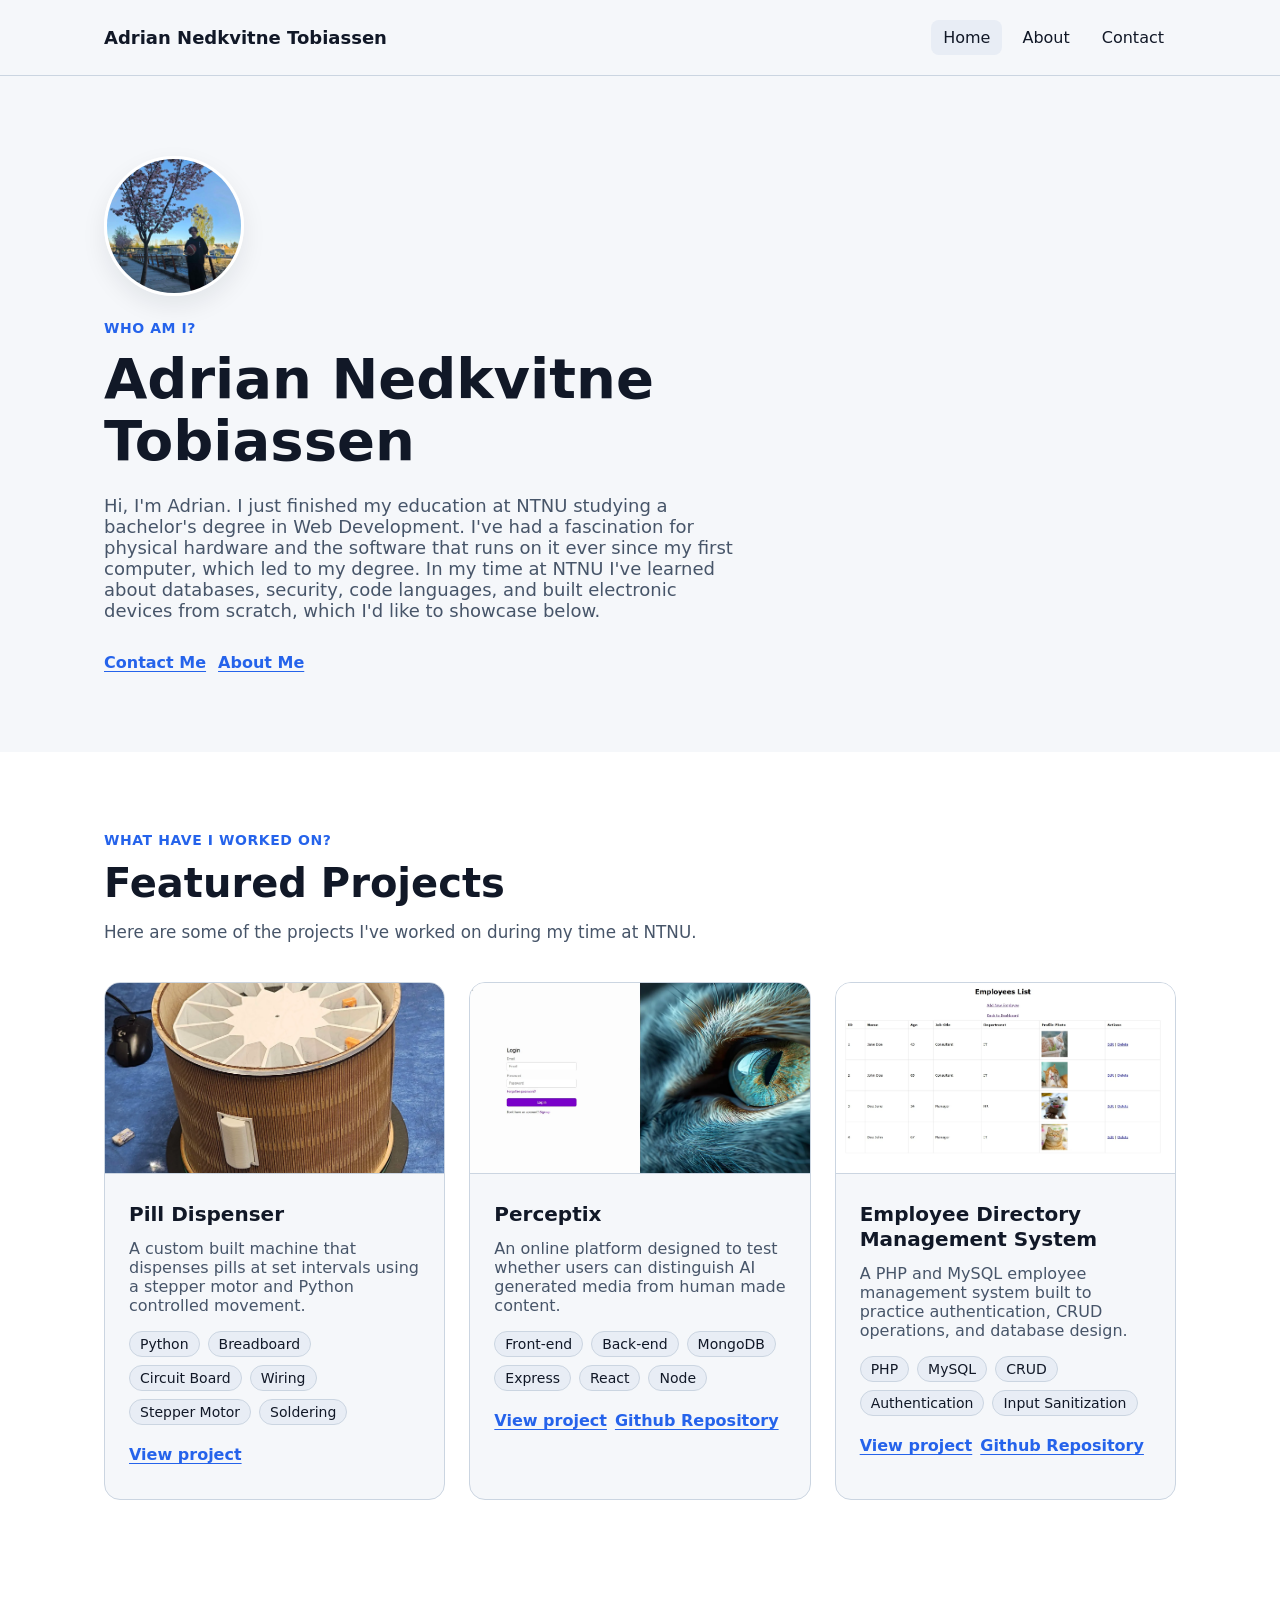
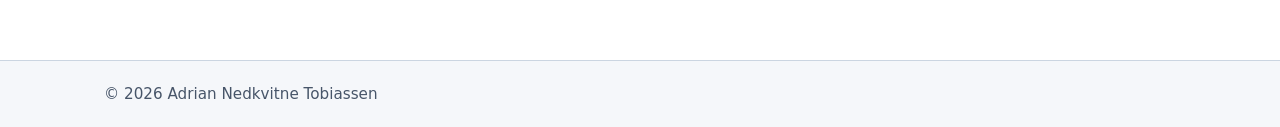
<file: index.html>
<!DOCTYPE html>
<html lang="en">

<head>
    <meta charset="UTF-8">
    <meta name="viewport" content="width=device-width, initial-scale=1.0">
    <link rel="icon" type="image/png" href="favicon.png">
    <title>Adrian Nedkvitne Tobiassen Portfolio</title>
    <link rel="stylesheet" href="css/styles.css">
</head>

<body>
    <header class="portfolio-header">
        <div class="portfolio-container portfolio-header-inner">
            <a class="portfolio-title" href="index.html">Adrian Nedkvitne Tobiassen</a>

            <nav class="portoflio-nav" aria-label="Main navigation">
                <ul class="nav-list">
                    <li><a class="nav-link active" href="index.html" aria-current="page">Home</a></li>
                    <li><a class="nav-link" href="pages/about.html">About</a></li>
                    <li><a class="nav-link" href="pages/contact.html">Contact</a></li>
                </ul>
            </nav>
        </div>
    </header>

    <main>
        <section class="portfolio-introduction">
            <div class="portfolio-container portfolio-introduction-container">
                <div class="portfolio-introduction-content">
                    <div class="portfolio-portrait">
                        <img class="portfolio-portrait-image" src="images/portrait.jpg"
                            alt="person standing in front of a river under a cherry tree">
                    </div>

                    <p class="portfolio-label">
                        Who am I?
                    </p>

                    <h1>
                        Adrian Nedkvitne Tobiassen
                    </h1>

                    <p class="portfolio-description">
                        Hi, I'm Adrian. I just finished my education at NTNU studying a bachelor's degree in Web
                        Development.
                        I've had a fascination for physical hardware and the software
                        that runs on it ever since my first computer, which led to my degree. In my time at
                        NTNU I've learned about databases, security, code languages, and built
                        electronic devices from scratch, which I'd like to showcase below.
                    </p>

                    <div class="portfolio-action-group">
                        <a class="portfolio-text-link" href="pages/contact.html">
                            Contact Me
                        </a>

                        <a class="portfolio-text-link" href="pages/about.html">
                            About Me
                        </a>
                    </div>

                </div>
            </div>
        </section>

        <section class="portfolio-featured-projects">
            <div class="portfolio-container">
                <div class="portfolio-section-heading">
                    <p class="portfolio-label">What have I worked on?</p>
                    <h2>Featured Projects</h2>
                    <p class="portfolio-section-description">
                        Here are some of the projects I've worked on during my time at NTNU.
                    </p>
                </div>

                <div class="portfolio-project-grid">
                    <article class="portfolio-project-card">
                        <img class="portfolio-project-image" src="images/pilldispenser.webp"
                            alt="machine containing a windmill that moves small objects into a dispensable pocket">

                        <div class="portfolio-project-card-content">
                            <h3>Pill Dispenser</h3>
                            <p>
                                A custom built machine that dispenses pills at set intervals using a stepper motor and
                                Python controlled movement.
                            </p>

                            <ul class="portfolio-tag-list" aria-label="Technologies and skills used">
                                <li>Python</li>
                                <li>Breadboard</li>
                                <li>Circuit Board</li>
                                <li>Wiring</li>
                                <li>Stepper Motor</li>
                                <li>Soldering</li>
                            </ul>
                            <a class="portfolio-text-link" href="projects/pill-dispenser.html">View project</a>
                        </div>
                    </article>

                    <article class="portfolio-project-card">
                        <img class="portfolio-project-image" src="images/perceptix.webp"
                            alt="an AI generated cat looking at a log in screen">

                        <div class="portfolio-project-card-content">
                            <h3>Perceptix</h3>
                            <p>
                                An online platform designed to test whether users can distinguish AI generated media
                                from human made content.
                            </p>

                            <ul class="portfolio-tag-list" aria-label="Technologies and skills used">
                                <li>Front-end</li>
                                <li>Back-end</li>
                                <li>MongoDB</li>
                                <li>Express</li>
                                <li>React</li>
                                <li>Node</li>
                            </ul>

                            <div class="portfolio-tag-list">
                                <a class="portfolio-text-link" href="projects/perceptix.html">View project</a>
                                <a class="portfolio-text-link" target="_blank" rel="noopener"
                                    href="https://github.com/idg2100-2025/idg2100-group-exam-g2-eca">Github
                                    Repository</a>
                            </div>
                        </div>
                    </article>

                    <article class="portfolio-project-card">
                        <img class="portfolio-project-image" src="images/employeelist.webp"
                            alt="a list of employees with management options">

                        <div class="portfolio-project-card-content">
                            <h3>Employee Directory Management System</h3>
                            <p>
                                A PHP and MySQL employee management system built to practice authentication, CRUD
                                operations, and database design.
                            </p>

                            <ul class="portfolio-tag-list" aria-label="Technologies and skills used">
                                <li>PHP</li>
                                <li>MySQL</li>
                                <li>CRUD</li>
                                <li>Authentication</li>
                                <li>Input Sanitization</li>
                            </ul>

                            <div class="portfolio-tag-list">
                                <a class="portfolio-text-link" href="projects/employee-directory.html">View project</a>
                                <a class="portfolio-text-link" target="_blank" rel="noopener"
                                    href="https://github.com/AdrianTobiassen/Oblig3-IDG2003-Backend">Github
                                    Repository</a>
                            </div>
                        </div>
                    </article>
                </div>
            </div>
        </section>
    </main>

    <footer class="portfolio-footer">
        <div class="portfolio-container portfolio-footer-content">
            <p>© 2026 Adrian Nedkvitne Tobiassen</p>
        </div>
    </footer>
</body>

</html>
</file>
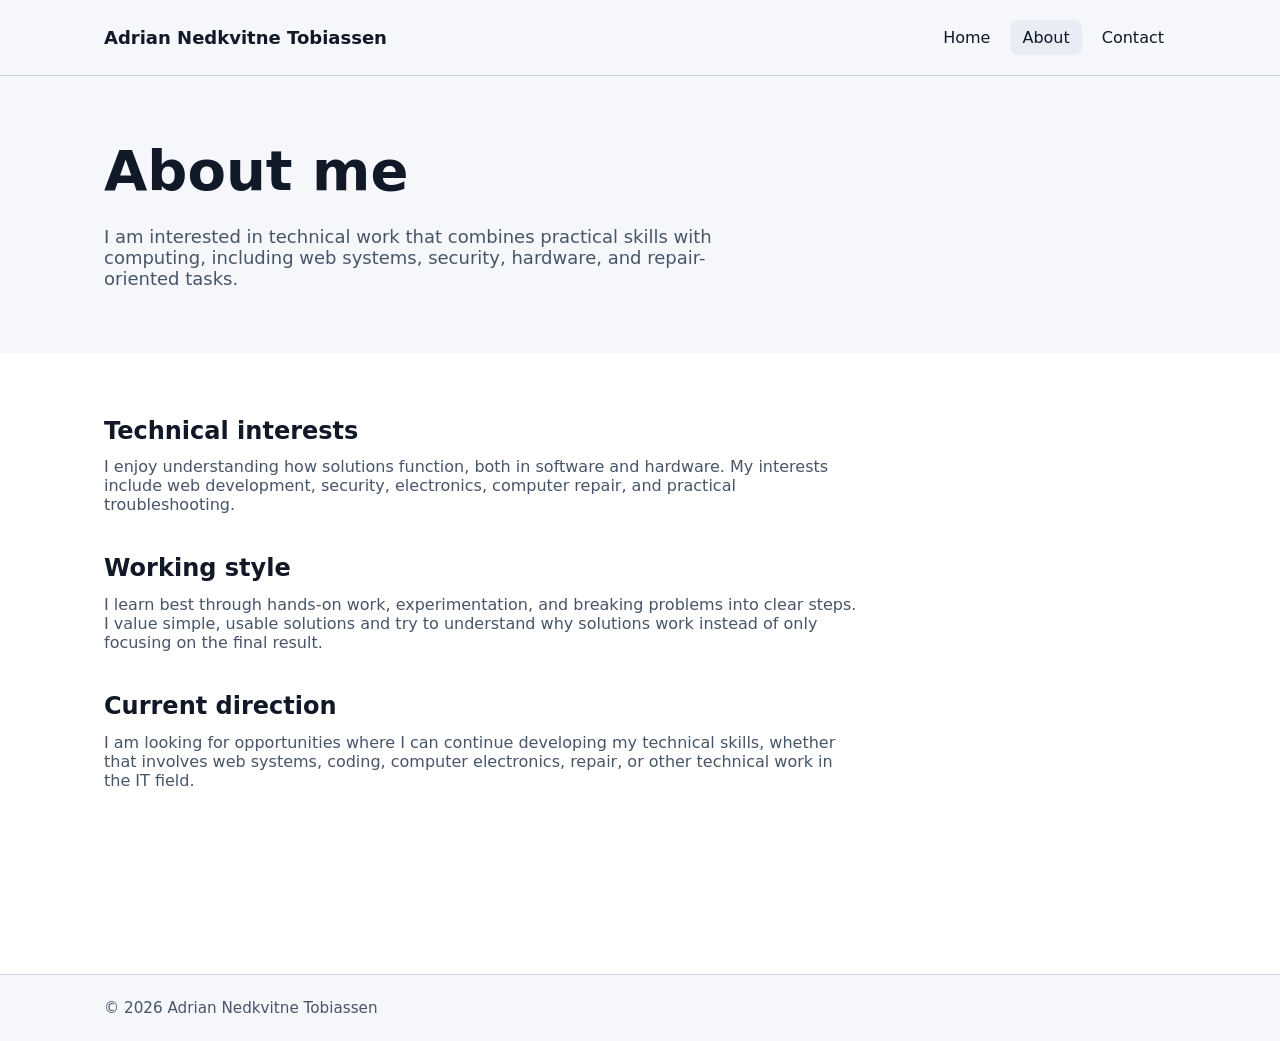
<file: pages/about.html>
<!DOCTYPE html>
<html lang="en">

<head>
    <meta charset="UTF-8">
    <meta name="viewport" content="width=device-width, initial-scale=1.0">
    <link rel="icon" type="image/png" href="../favicon.png">
    <title>About</title>
    <link rel="stylesheet" href="../css/styles.css">
</head>

<body>
    <header class="portfolio-header">
        <div class="portfolio-container portfolio-header-inner">
            <a class="portfolio-title" href="../index.html">Adrian Nedkvitne Tobiassen</a>

            <nav class="portfolio-navigation" aria-label="Main navigation">
                <ul class="nav-list">
                    <li><a class="nav-link" href="../index.html">Home</a></li>
                    <li><a class="nav-link active" href="about.html" aria-current="page">About</a></li>
                    <li><a class="nav-link" href="contact.html">Contact</a></li>
                </ul>
            </nav>
        </div>
    </header>

    <main id="main-content">
        <section class="portfolio-page-introduction">
            <div class="portfolio-container">
                <h1>About me</h1>
                <p class="portfolio-description">
                    I am interested in technical work that combines practical skills with computing,
                    including web systems, security, hardware, and repair-oriented tasks.
                </p>
            </div>
        </section>

        <section class="portfolio-project-detail-content">
            <div class="portfolio-container">
                <div class="portfolio-project-overview">
                    <section>
                        <h2>Technical interests</h2>
                        <p>
                            I enjoy understanding how solutions function, both in software and hardware.
                            My interests include web development, security, electronics,
                            computer repair, and practical troubleshooting.
                        </p>
                    </section>

                    <section>
                        <h2>Working style</h2>
                        <p>
                            I learn best through hands-on work, experimentation, and breaking problems into clear steps.
                            I value simple, usable solutions and try to understand why solutions work instead of only
                            focusing on the final result.
                        </p>
                    </section>

                    <section>
                        <h2>Current direction</h2>
                        <p>
                            I am looking for opportunities where I can continue developing my technical skills,
                            whether that involves web systems, coding, computer electronics, repair, or other technical
                            work in the IT field.
                        </p>
                    </section>
                </div>
            </div>
        </section>
    </main>

    <footer class="portfolio-footer">
        <div class="portfolio-container portfolio-footer-content">
            <p>© 2026 Adrian Nedkvitne Tobiassen</p>
        </div>
    </footer>

</body>

</html>
</file>
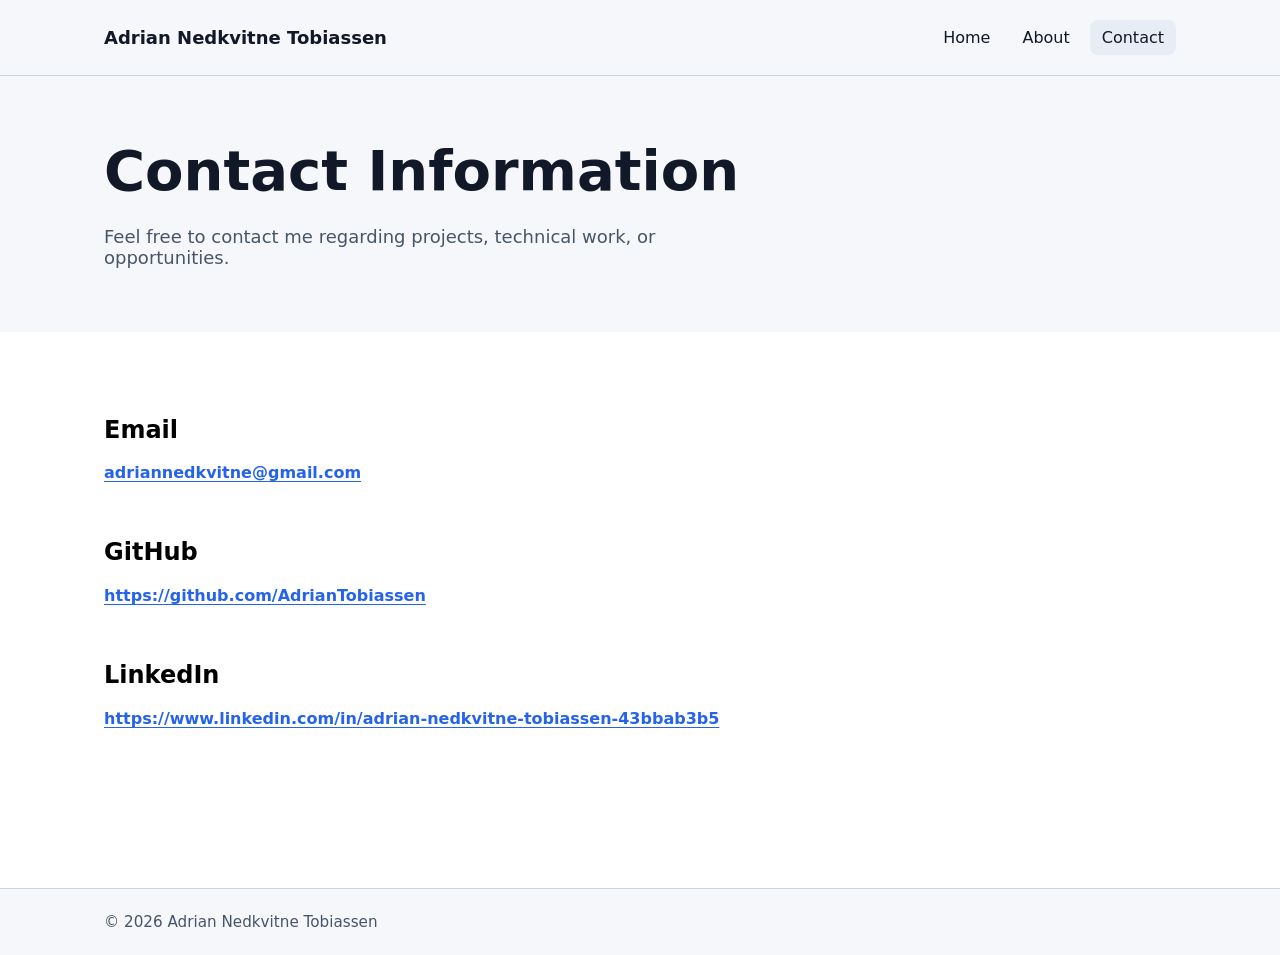
<file: pages/contact.html>
<!DOCTYPE html>
<html lang="en">

<head>
    <meta charset="UTF-8">
    <meta name="viewport" content="width=device-width, initial-scale=1.0">
    <link rel="icon" type="image/png" href="../favicon.png">
    <title>Contact</title>
    <link rel="stylesheet" href="../css/styles.css">
</head>

<body>
    <header class="portfolio-header">
        <div class="portfolio-container portfolio-header-inner">
            <a class="portfolio-title" href="../index.html">Adrian Nedkvitne Tobiassen</a>

            <nav class="portfolio-navigation" aria-label="Main navigation">
                <ul class="nav-list">
                    <li><a class="nav-link" href="../index.html">Home</a></li>
                    <li><a class="nav-link" href="about.html">About</a></li>
                    <li><a class="nav-link active" href="contact.html" aria-current="page">Contact</a></li>
                </ul>
            </nav>
        </div>
    </header>

    <main id="main-content">
        <section class="portfolio-page-introduction">
            <div class="portfolio-container">
                <h1>Contact Information</h1>
                <p class="portfolio-description">
                    Feel free to contact me regarding projects, technical work, or opportunities.
                </p>
            </div>
        </section>

        <section class="portfolio-project-detail-content">
            <div class="portfolio-container">
                <div class="portfolio-contact-grid">
                    <section>
                        <h2>Email</h2>
                        <p>
                            <a class="portfolio-text-link"
                                href="mailto:adriannedkvitne@gmail.com">adriannedkvitne@gmail.com</a>
                        </p>
                    </section>

                    <section>
                        <h2>GitHub</h2>
                        <p>
                            <a class="portfolio-text-link" href="https://github.com/AdrianTobiassen" target="_blank"
                                rel="noopener">https://github.com/AdrianTobiassen</a>
                        </p>
                    </section>

                    <section>
                        <h2>LinkedIn</h2>
                        <p>
                            <a class="portfolio-text-link"
                                href="https://www.linkedin.com/in/adrian-nedkvitne-tobiassen-43bbab3b5" target="_blank"
                                rel="noopener">https://www.linkedin.com/in/adrian-nedkvitne-tobiassen-43bbab3b5</a>
                        </p>
                    </section>

                </div>
            </div>
        </section>
    </main>

    <footer class="portfolio-footer">
        <div class="portfolio-container portfolio-footer-content">
            <p>© 2026 Adrian Nedkvitne Tobiassen</p>
        </div>
    </footer>
</body>

</html>
</file>
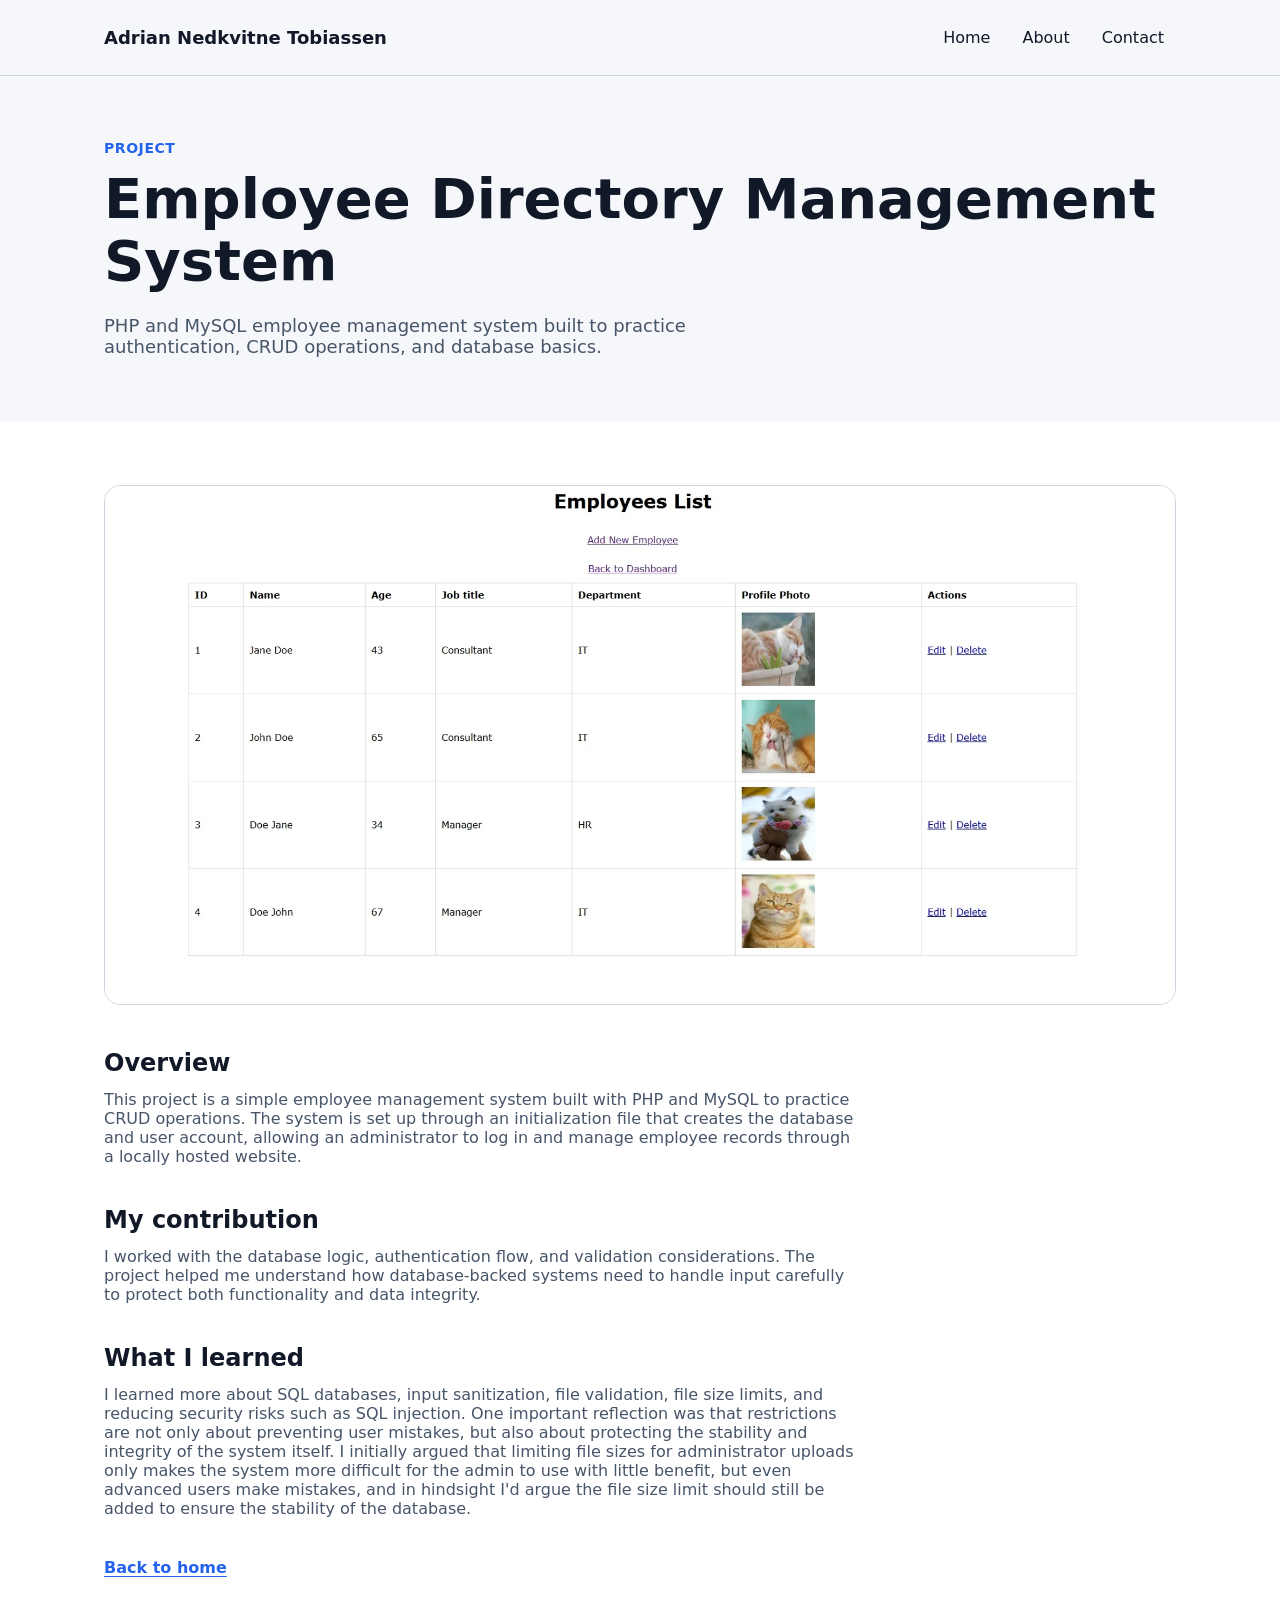
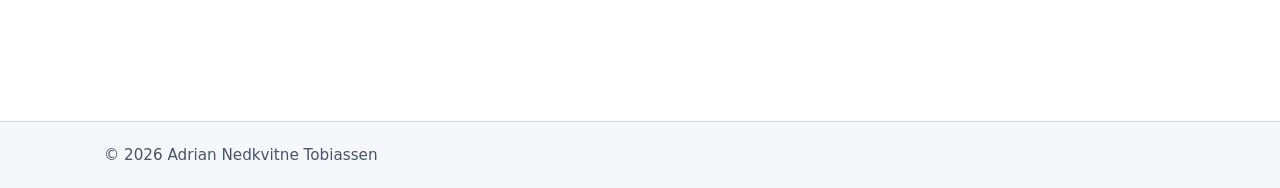
<file: projects/employee-directory.html>
<!DOCTYPE html>
<html lang="en">

<head>
    <meta charset="UTF-8">
    <meta name="viewport" content="width=device-width, initial-scale=1.0">
    <link rel="icon" type="image/png" href="../favicon.png">
    <title>Employee Directory Management System</title>
    <link rel="stylesheet" href="../css/styles.css">
</head>

<body>
    <header class="portfolio-header">
        <div class="portfolio-container portfolio-header-inner">
            <a class="portfolio-title" href="../index.html">Adrian Nedkvitne Tobiassen</a>

            <nav class="portfolio-navigation" aria-label="Main navigation">
                <ul class="nav-list">
                    <li><a class="nav-link" href="../index.html">Home</a></li>
                    <li><a class="nav-link" href="../pages/about.html">About</a></li>
                    <li><a class="nav-link" href="../pages/contact.html">Contact</a></li>
                </ul>
            </nav>
        </div>
    </header>

    <main id="main-content">
        <article class="portfolio-project-detail">
            <section class="portfolio-page-introduction">
                <div class="portfolio-container">
                    <p class="portfolio-label">Project</p>
                    <h1>Employee Directory Management System</h1>
                    <p class="portfolio-description">
                        PHP and MySQL employee management system built to practice authentication, CRUD
                        operations, and database basics.
                </div>
            </section>

            <section class="portfolio-project-detail-content">
                <div class="portfolio-container">
                    <img class="portfolio-project-detail-image" src="../images/employeelist.webp"
                        alt="a list of employees with management options">

                    <div class="portfolio-project-overview">
                        <section>
                            <h2>Overview</h2>
                            <p>
                                This project is a simple employee management system built with PHP and MySQL to practice
                                CRUD operations.
                                The system is set up through an initialization file that creates the database and user
                                account,
                                allowing an administrator to log in and manage employee records through a locally hosted
                                website.
                            </p>
                        </section>

                        <section>
                            <h2>My contribution</h2>
                            <p>
                                I worked with the database logic, authentication flow, and validation considerations.
                                The project helped me understand how database-backed systems need to handle input
                                carefully to protect both functionality and data integrity.
                            </p>
                        </section>

                        <section>
                            <h2>What I learned</h2>
                            <p>
                                I learned more about SQL databases, input sanitization, file validation, file size
                                limits, and reducing security risks such as SQL injection.
                                One important reflection was that restrictions are not only about preventing user
                                mistakes, but also about protecting the stability and integrity of the system itself.
                                I initially argued that limiting file sizes for administrator uploads only makes the
                                system more difficult for the admin to use with little benefit, but even advanced users
                                make mistakes,
                                and in hindsight I'd argue the file size limit should still be added to ensure the
                                stability of the database.
                            </p>
                        </section>
                    </div>

                    <a class="portfolio-text-link" href="../index.html">Back to home</a>
                </div>
            </section>
        </article>
    </main>

    <footer class="portfolio-footer">
        <div class="portfolio-container portfolio-footer-content">
            <p>© 2026 Adrian Nedkvitne Tobiassen</p>
        </div>
    </footer>
</body>

</html>
</file>
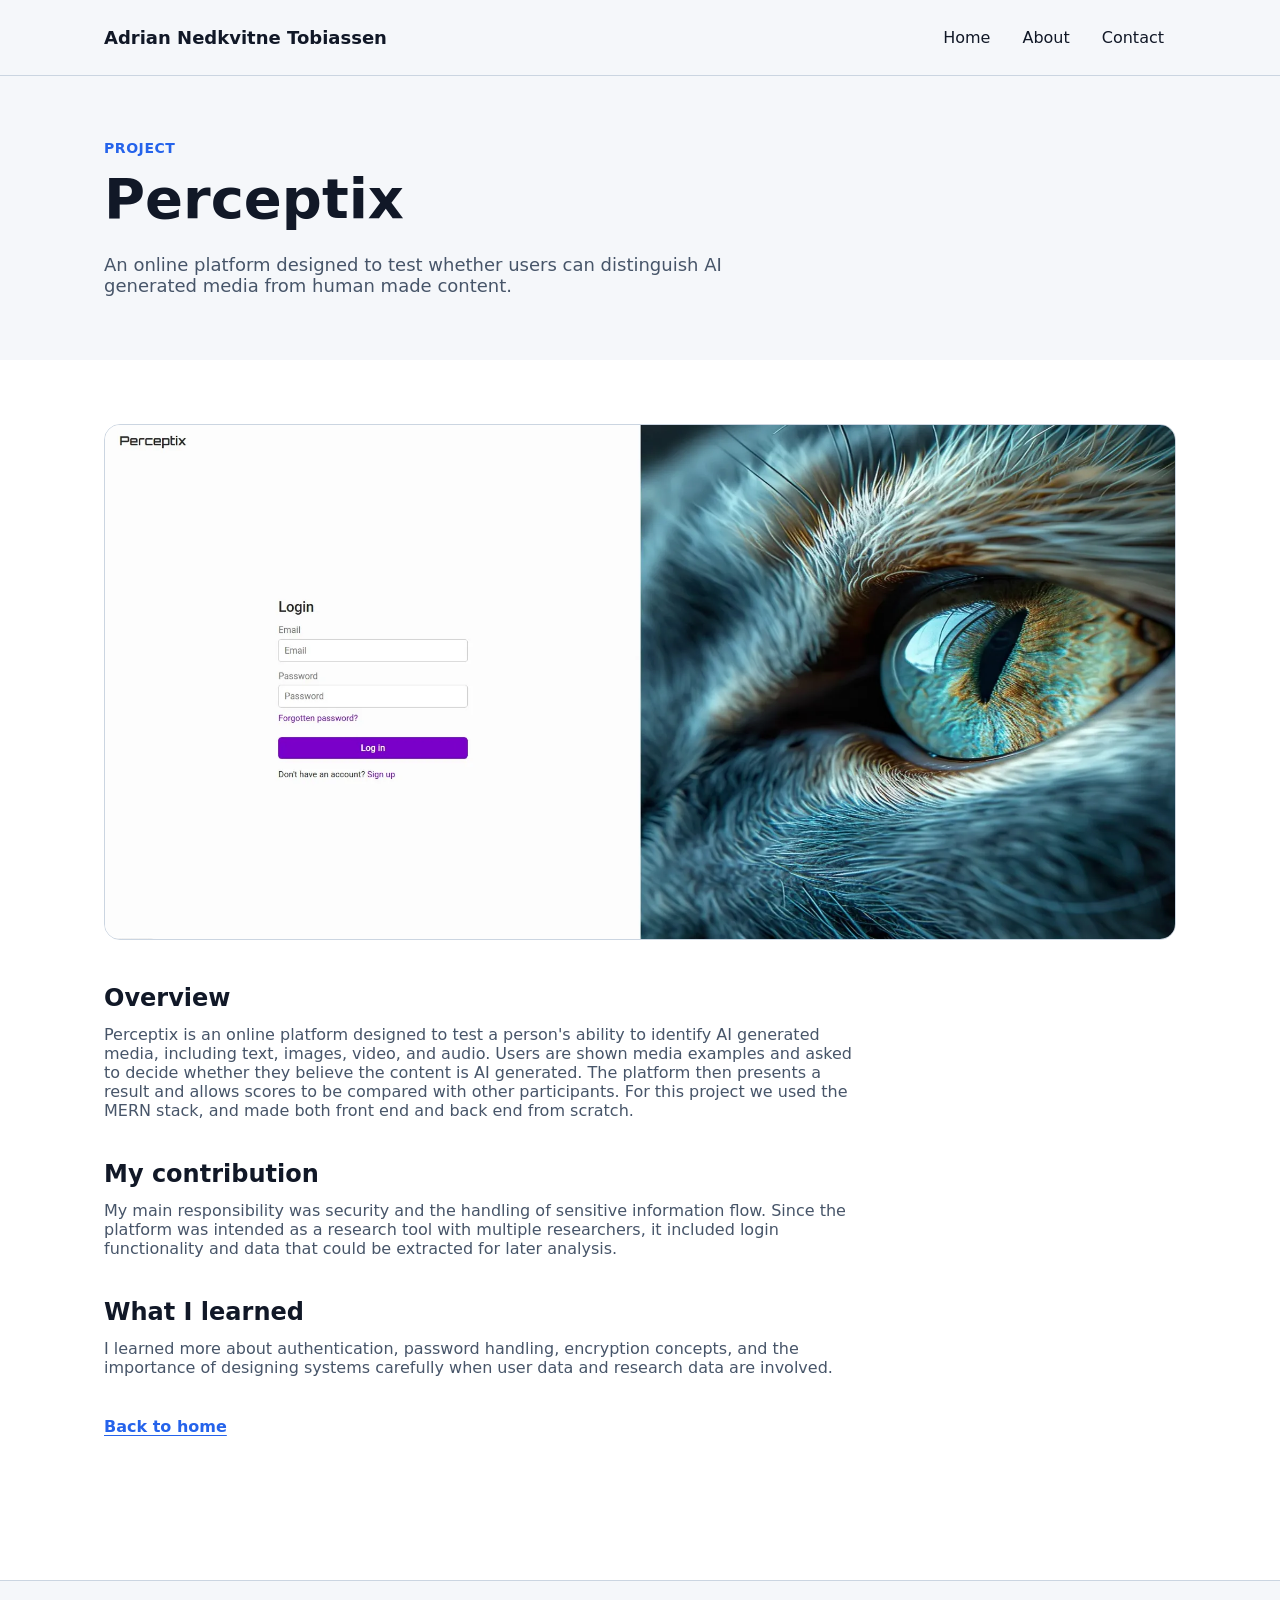
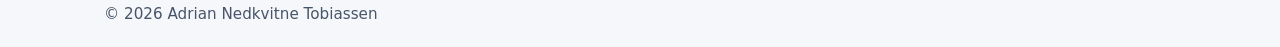
<file: projects/perceptix.html>
<!DOCTYPE html>
<html lang="en">

<head>
    <meta charset="UTF-8">
    <meta name="viewport" content="width=device-width, initial-scale=1.0">
    <link rel="icon" type="image/png" href="../favicon.png">
    <title>Perceptix</title>
    <link rel="stylesheet" href="../css/styles.css">
</head>

<body>
    <header class="portfolio-header">
        <div class="portfolio-container portfolio-header-inner">
            <a class="portfolio-title" href="../index.html">Adrian Nedkvitne Tobiassen</a>

            <nav class="portfolio-navigation" aria-label="Main navigation">
                <ul class="nav-list">
                    <li><a class="nav-link" href="../index.html">Home</a></li>
                    <li><a class="nav-link" href="../pages/about.html">About</a></li>
                    <li><a class="nav-link" href="../pages/contact.html">Contact</a></li>
                </ul>
            </nav>
        </div>
    </header>

    <main id="main-content">
        <article class="portfolio-project-detail">
            <section class="portfolio-page-introduction">
                <div class="portfolio-container">
                    <p class="portfolio-label">Project</p>
                    <h1>Perceptix</h1>
                    <p class="portfolio-description">
                        An online platform designed to test whether users can distinguish AI generated media from
                        human made content.
                </div>
            </section>

            <section class="portfolio-project-detail-content">
                <div class="portfolio-container">
                    <img class="portfolio-project-detail-image" src="../images/perceptix.webp"
                        alt="an AI generated cat looking at a log in screen">

                    <div class="portfolio-project-overview">
                        <section>
                            <h2>Overview</h2>
                            <p>
                                Perceptix is an online platform designed to test a person's ability to identify AI
                                generated media,
                                including text, images, video, and audio. Users are shown media examples and asked to
                                decide whether they believe the content is AI generated.
                                The platform then presents a result and allows scores to be compared with other
                                participants. For this project we used the MERN stack, and made both front end and back
                                end from scratch.
                            </p>
                        </section>

                        <section>
                            <h2>My contribution</h2>
                            <p>
                                My main responsibility was security and the handling of sensitive information flow.
                                Since the platform was intended as a research tool with multiple researchers,
                                it included login functionality and data that could be extracted for later analysis.
                            </p>
                        </section>

                        <section>
                            <h2>What I learned</h2>
                            <p>
                                I learned more about authentication, password handling, encryption concepts, and the
                                importance of designing systems carefully when user data and research data are involved. 
                            </p>
                        </section>
                    </div>

                    <a class="portfolio-text-link" href="../index.html">Back to home</a>
                </div>
            </section>
        </article>
    </main>

    <footer class="portfolio-footer">
        <div class="portfolio-container portfolio-footer-content">
            <p>© 2026 Adrian Nedkvitne Tobiassen</p>
        </div>
    </footer>

</body>

</html>
</file>
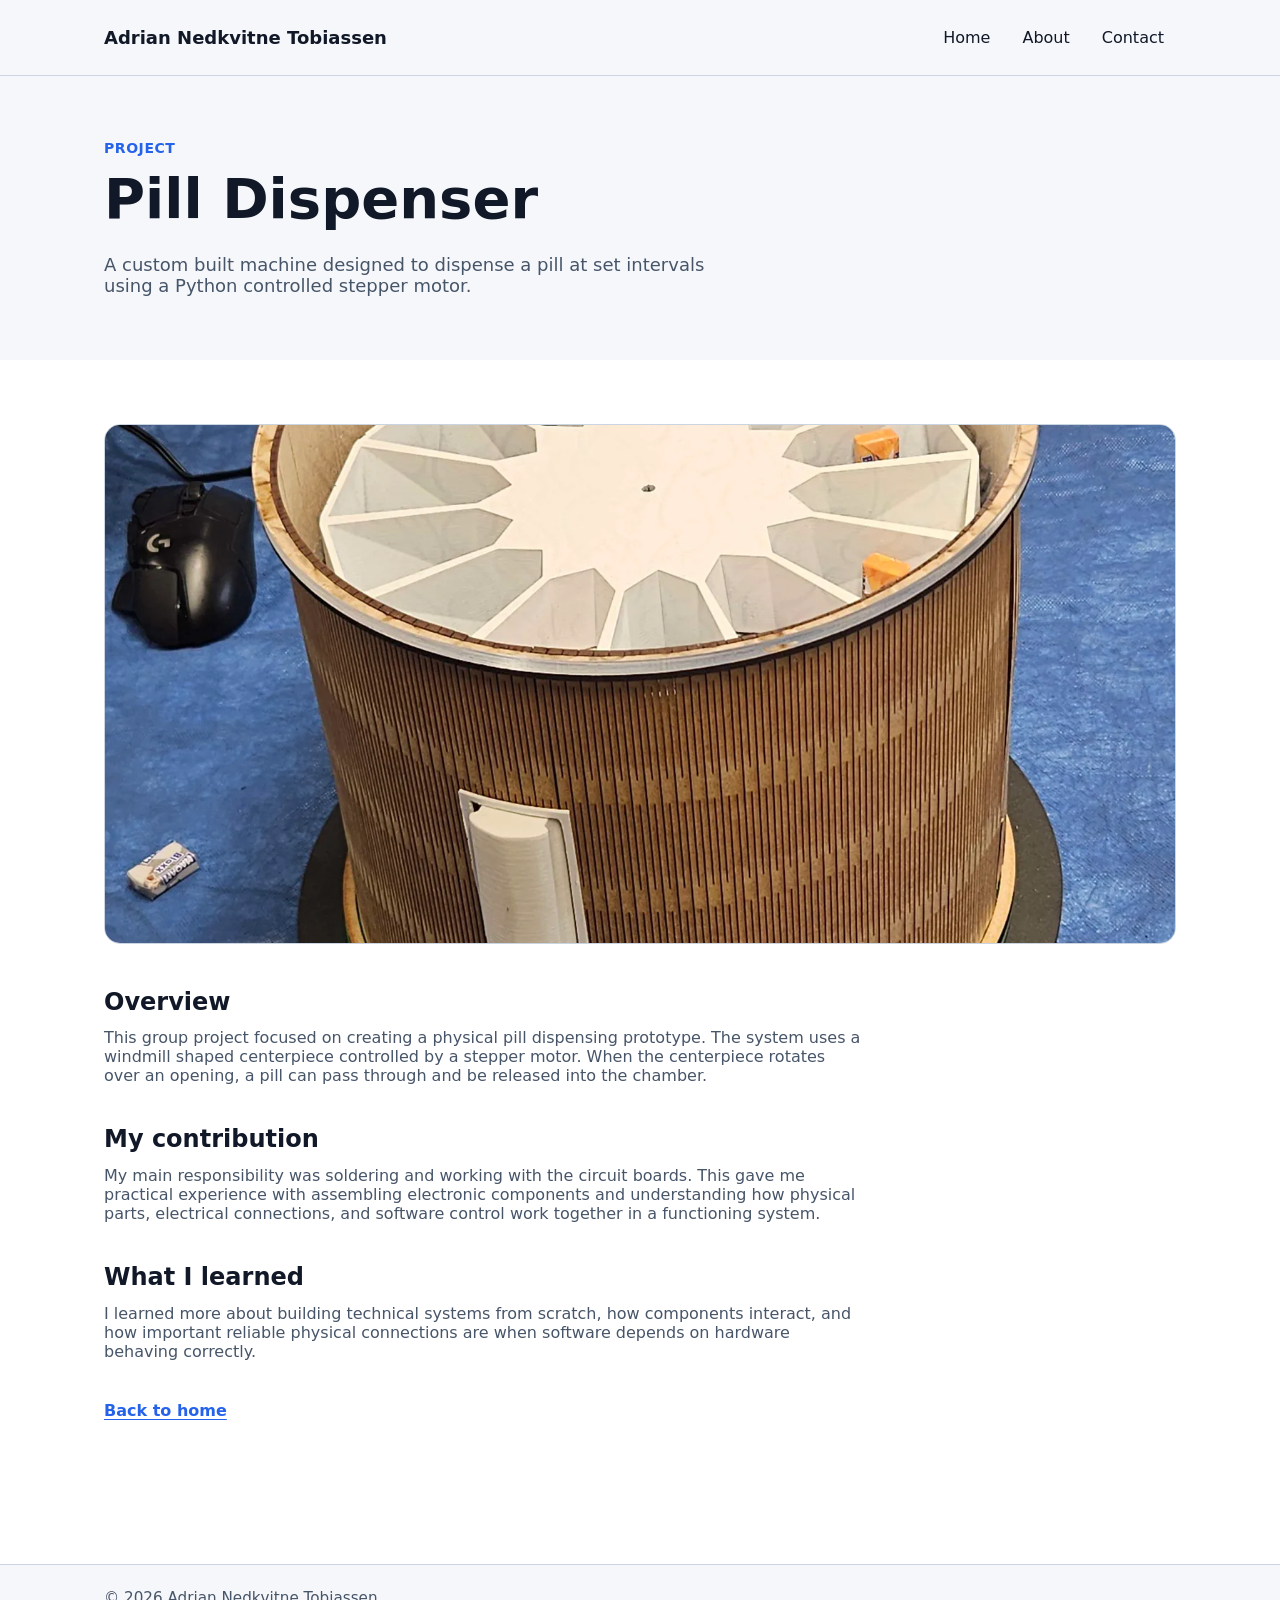
<file: projects/pill-dispenser.html>
<!DOCTYPE html>
<html lang="en">

<head>
    <meta charset="UTF-8">
    <meta name="viewport" content="width=device-width, initial-scale=1.0">
    <link rel="icon" type="image/png" href="../favicon.png">
    <title>Pill Dispenser</title>
    <link rel="stylesheet" href="../css/styles.css">
</head>

<body>
    <header class="portfolio-header">
        <div class="portfolio-container portfolio-header-inner">
            <a class="portfolio-title" href="../index.html">Adrian Nedkvitne Tobiassen</a>

            <nav class="portfolio-navigation" aria-label="Main navigation">
                <ul class="nav-list">
                    <li><a class="nav-link" href="../index.html">Home</a></li>
                    <li><a class="nav-link" href="../pages/about.html">About</a></li>
                    <li><a class="nav-link" href="../pages/contact.html">Contact</a></li>
                </ul>
            </nav>
        </div>
    </header>

    <main id="main-content">
        <article class="portfolio-project-detail">
            <section class="portfolio-page-introduction">
                <div class="portfolio-container">
                    <p class="portfolio-label">Project</p>
                    <h1>Pill Dispenser</h1>
                    <p class="portfolio-description">
                        A custom built machine designed to dispense a pill at set intervals using a Python controlled
                        stepper motor.
                    </p>
                </div>
            </section>

            <section class="portfolio-project-detail-content">
                <div class="portfolio-container">
                    <img class="portfolio-project-detail-image" src="../images/pilldispenser.webp"
                        alt="machine containing a windmill that moves small objects into a dispensable pocket">

                    <div class="portfolio-project-overview">
                        <section>
                            <h2>Overview</h2>
                            <p>
                                This group project focused on creating a physical pill dispensing prototype.
                                The system uses a windmill shaped centerpiece controlled by a stepper motor.
                                When the centerpiece rotates over an opening, a pill can pass through and be released
                                into the chamber.
                            </p>
                        </section>

                        <section>
                            <h2>My contribution</h2>
                            <p>
                                My main responsibility was soldering and working with the circuit boards.
                                This gave me practical experience with assembling electronic components and
                                understanding how physical parts,
                                electrical connections, and software control work together in a functioning system.
                            </p>
                        </section>

                        <section>
                            <h2>What I learned</h2>
                            <p>
                                I learned more about building technical systems from scratch, how components interact,
                                and how important reliable physical connections are when software depends on hardware
                                behaving correctly.
                            </p>
                        </section>
                    </div>

                    <a class="portfolio-text-link" href="../index.html">Back to home</a>
                </div>
            </section>
        </article>
    </main>

    <footer class="portfolio-footer">
        <div class="portfolio-container portfolio-footer-content">
            <p>© 2026 Adrian Nedkvitne Tobiassen</p>
        </div>
    </footer>
</body>

</html>
</file>
<file: css/styles.css>
* {
    box-sizing: border-box;
}

body {
    margin: 0;
    font-family: system-ui, sans-serif;

    min-height: 100vh;
    display: flex;
    flex-direction: column;
}

main {
    flex: 1;
}

/* Header */

.portfolio-header {
    border-bottom: 1px solid #cbd5e1;
    background-color: #f5f7fa;
}

.portfolio-header-inner {
    padding-top: 20px;
    padding-bottom: 20px;

    display: flex;
    justify-content: space-between;
    align-items: center;
    gap: 24px;
}

.portfolio-container {
    max-width: 1120px;
    margin: 0 auto;
    padding-left: 24px;
    padding-right: 24px;
}

.portfolio-title {
    font-weight: 700;
    color: #111827;
    text-decoration: none;
    font-size: 1.125rem;
}

.nav-list {
    display: flex;
    gap: 8px;
    list-style: none;
    margin: 0;
    padding: 0;
}

.nav-link {
    display: inline-block;
    color: #111827;
    text-decoration: none;
    padding: 8px 12px;
    border-radius: 8px;
}

.nav-link:hover,
.nav-link.active {
    background-color: #e8edf5;
}

.site-title:focus-visible,
.nav-link:focus-visible,
.button:focus-visible,
.portfolio-text-link:focus-visible {
    outline: 3px solid #2563eb;
    outline-offset: 3px;
}

.nav-list a {
    color: #111827;
    text-decoration: none;
}


/* Home - Main tag */

.portfolio-introduction {
    background-color: #f5f7fa;
    padding: 80px 24px;
}

.portfolio-introduction-container {
    display: block;
}

.portfolio-introduction-content {
    max-width: 720px;
}


.portfolio-portrait {
    width: 140px;
    height: 140px;
    margin-bottom: 24px;
}

.portfolio-portrait-image {
    width: 100%;
    height: 100%;
    object-fit: cover;
    border-radius: 50%;
    border: 3px solid #ffffff;
    box-shadow: 0 10px 24px rgba(15, 23, 42, 0.08);
}

.portfolio-label {
    margin: 0 0 12px;
    color: #2563eb;
    font-weight: 700;
    letter-spacing: 0.04em;
    text-transform: uppercase;
    font-size: 0.875rem;
}

h1 {
    margin: 0 0 24px;
    color: #111827;
    font-size: clamp(2rem, 5vw, 3.5rem);
    line-height: 1.1;
}

.portfolio-description {
    margin: 0;
    color: #475569;
    font-size: 1.125rem;
    max-width: 640px;
}

.portfolio-action-group {
    display: flex;
    flex-wrap: wrap;
    gap: 12px;
    margin-top: 32px;
}

/* Home - Main tag - Projects Section */

.portfolio-featured-projects {
    background-color: #ffffff;
    padding: 80px 0;
}

.portfolio-section-heading {
    max-width: 720px;
    margin-bottom: 40px;
}

.portfolio-section-heading h2 {
    margin: 0 0 16px;
    color: #111827;
    font-size: clamp(1.75rem, 4vw, 2.5rem);
    line-height: 1.15;
}

.portfolio-section-description {
    margin: 0;
    color: #475569;
    font-size: 1.05rem;
    max-width: 640px;
}

.portfolio-project-grid {
    display: grid;
    grid-template-columns: repeat(3, 1fr);
    gap: 24px;
}

.portfolio-project-card {
    background-color: #f5f7fa;
    border: 1px solid #cbd5e1;
    border-radius: 16px;
    overflow: hidden;
}

.portfolio-project-image {
    width: 100%;
    aspect-ratio: 16 / 9;
    object-fit: cover;
    border-bottom: 1px solid #cbd5e1;
}

.portfolio-project-card-content {
    padding: 24px;
}

.portfolio-project-card h3 {
    margin: 0 0 12px;
    color: #111827;
    font-size: 1.25rem;
    line-height: 1.25;
}

.portfolio-project-card p {
    margin: 0 0 16px;
    color: #475569;
}

.portfolio-text-link {
    color: #2563eb;
    font-weight: 700;
    text-underline-offset: 3px;
}

.portfolio-text-link:hover {
    color: #1d4ed8;
}


.portfolio-tag-list {
    display: flex;
    flex-wrap: wrap;
    gap: 8px;
    list-style: none;
    margin: 0 0 20px;
    padding: 0;
}

.portfolio-tag-list li {
    background-color: #e8edf5;
    border: 1px solid #cbd5e1;
    border-radius: 999px;
    color: #111827;
    font-size: 0.875rem;
    padding: 4px 10px;
}

/* Projects */

.portfolio-page-introduction {
    background-color: #f5f7fa;
    padding: 64px 0;
}

.portfolio-project-detail-content {
    background-color: #ffffff;
    padding: 64px 0;
}

.portfolio-project-detail-image {
    width: 100%;
    max-height: 520px;
    object-fit: cover;
    border: 1px solid #cbd5e1;
    border-radius: 16px;
    margin-bottom: 40px;
}

.portfolio-project-overview {
    max-width: 760px;
}

.portfolio-project-overview section {
    margin-bottom: 40px;
}

.portfolio-project-overview h2 {
    margin: 0 0 12px;
    color: #111827;
    font-size: 1.5rem;
    line-height: 1.2;
}

.portfolio-project-overview p {
    margin: 0;
    color: #475569;
}



/* Contact - Cards */

.portfolio-contact-grid {
    display: grid;
    grid-template-columns: 1fr;
    gap: 20px;
    max-width: 760px;
}

.portfolio-contact-card {
    background-color: #f5f7fa;
    border: 1px solid #cbd5e1;
    border-radius: 16px;
    padding: 24px;
}

.portfolio-contact-card h2 {
    margin: 0 0 12px;
    color: #111827;
    font-size: 1.25rem;
}


/* Footer */
.portfolio-footer {
    background-color: #f5f7fa;
    border-top: 1px solid #cbd5e1;
    margin-top: 80px;
}

.portfolio-footer-content {
    padding-top: 24px;
    padding-bottom: 24px;
}

.portfolio-footer p {
    margin: 0;
    color: #475569;
    font-size: 0.95rem;
}


/* Media query */

@media (max-width: 640px) {
    .portfolio-header-inner {
        flex-direction: column;
        align-items: flex-start;
    }

    .portfolio-project-grid {
        grid-template-columns: 1fr;
    }

    .nav-list {
        flex-wrap: wrap;
    }

    .nav-link {
        padding: 10px 12px;
    }
}
</file>
